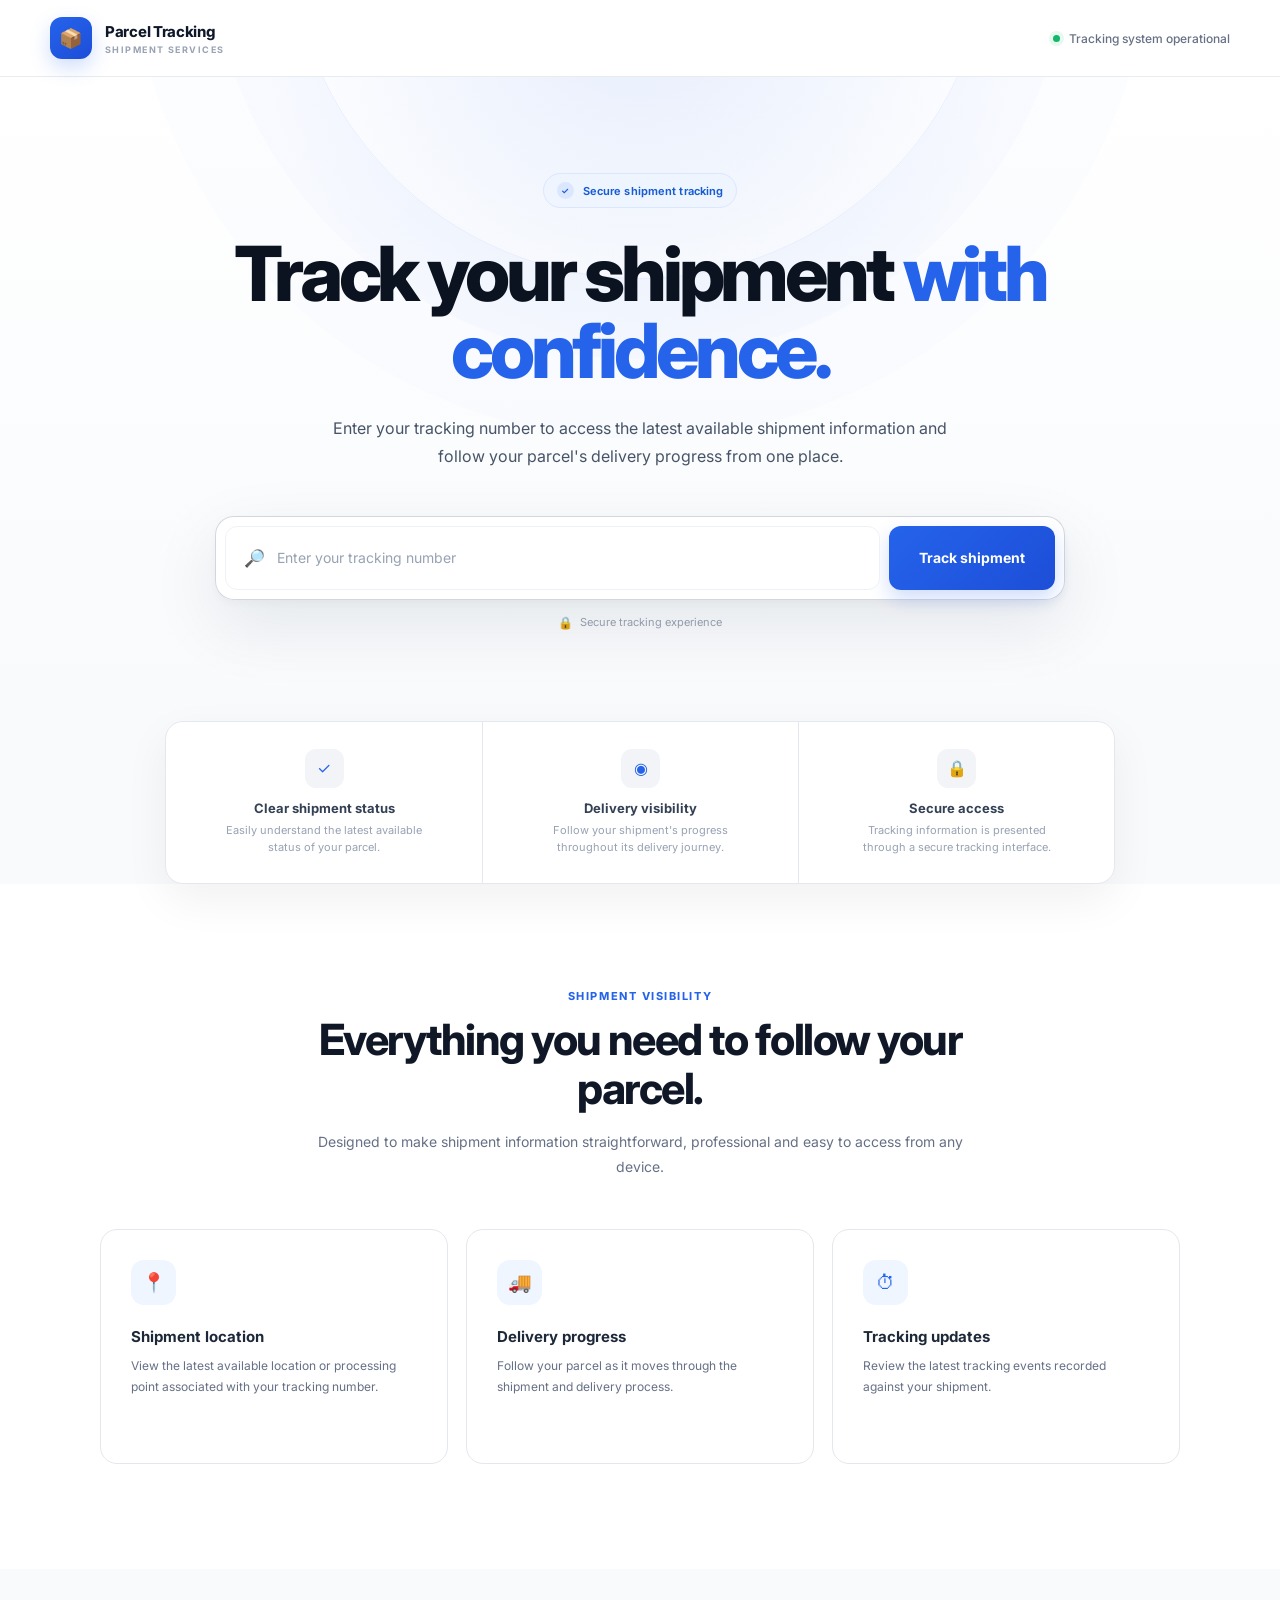
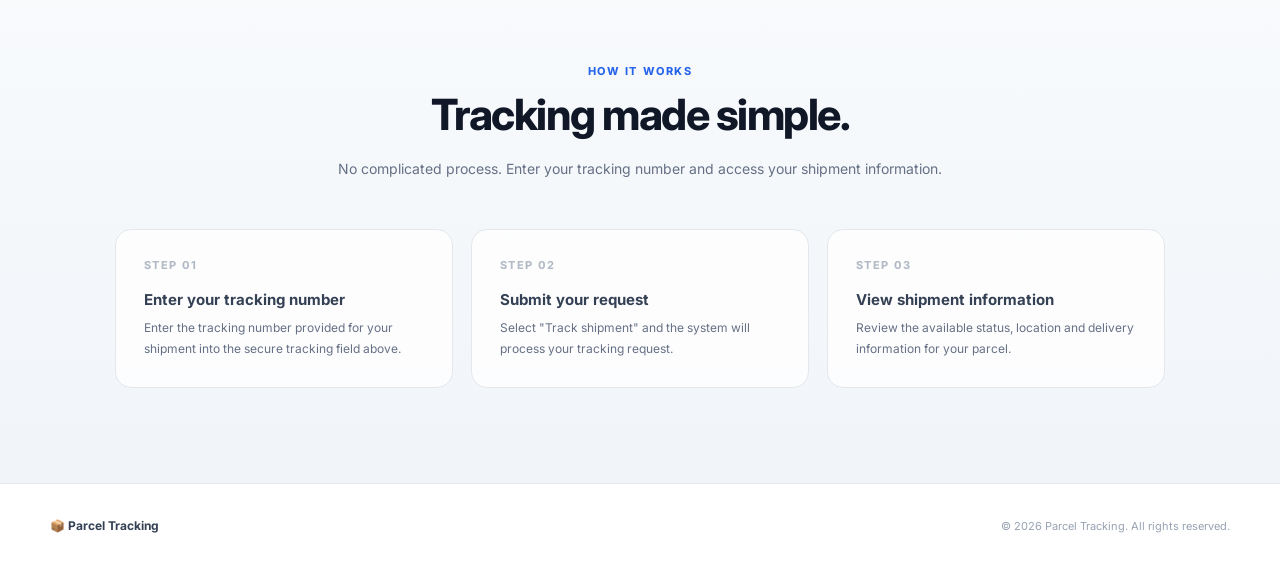
<file: templates/index.html>
<!DOCTYPE html>
<html lang="en">
<head>
    <meta charset="UTF-8">
    <meta name="viewport" content="width=device-width, initial-scale=1.0">

    <title>Parcel Tracking | Track Your Shipment</title>

    <meta
        name="description"
        content="Securely track your shipment and view the latest available delivery information."
    >

    <link rel="preconnect" href="https://fonts.googleapis.com">
    <link rel="preconnect" href="https://fonts.gstatic.com" crossorigin>

    <link
        href="https://fonts.googleapis.com/css2?family=Inter:wght@400;500;600;700;800&display=swap"
        rel="stylesheet"
    >

    <style>

        /* =========================================================
           DESIGN SYSTEM
        ========================================================= */

        :root {
            --navy: #07111f;
            --navy-2: #0b1728;
            --blue: #2563eb;
            --blue-dark: #1d4ed8;
            --blue-light: #eff6ff;

            --text: #0f172a;
            --text-soft: #475467;
            --muted: #667085;

            --border: #e4e7ec;
            --border-soft: #eef1f5;

            --white: #ffffff;
            --background: #f8fafc;

            --success: #12b76a;
        }

        /* =========================================================
           RESET
        ========================================================= */

        * {
            margin: 0;
            padding: 0;
            box-sizing: border-box;
        }

        html {
            scroll-behavior: smooth;
        }

        body {
            min-height: 100vh;
            background: var(--background);
            color: var(--text);
            font-family: "Inter", -apple-system, BlinkMacSystemFont,
                "Segoe UI", sans-serif;
            -webkit-font-smoothing: antialiased;
        }

        button,
        input {
            font-family: inherit;
        }

        a {
            color: inherit;
            text-decoration: none;
        }

        /* =========================================================
           NAVIGATION
        ========================================================= */

        .navbar {
            position: relative;
            z-index: 10;
            background: rgba(255, 255, 255, 0.92);
            border-bottom: 1px solid rgba(228, 231, 236, 0.8);
            backdrop-filter: blur(18px);
            -webkit-backdrop-filter: blur(18px);
        }

        .navbar-container {
            width: min(1180px, calc(100% - 40px));
            height: 76px;
            margin: auto;

            display: flex;
            align-items: center;
            justify-content: space-between;
        }

        .brand {
            display: flex;
            align-items: center;
            gap: 13px;
        }

        .brand-mark {
            width: 42px;
            height: 42px;

            display: flex;
            align-items: center;
            justify-content: center;

            border-radius: 12px;

            background: linear-gradient(
                145deg,
                #2563eb,
                #1d4ed8
            );

            color: white;
            font-size: 19px;

            box-shadow:
                0 8px 20px rgba(37, 99, 235, 0.22);
        }

        .brand-copy {
            display: flex;
            flex-direction: column;
            gap: 3px;
        }

        .brand-name {
            color: var(--text);
            font-size: 15px;
            font-weight: 750;
            letter-spacing: -0.02em;
        }

        .brand-tagline {
            color: #98a2b3;
            font-size: 9px;
            font-weight: 700;
            letter-spacing: 0.16em;
            text-transform: uppercase;
        }

        .system-status {
            display: flex;
            align-items: center;
            gap: 9px;

            color: #667085;
            font-size: 12px;
            font-weight: 500;
        }

        .system-dot {
            width: 7px;
            height: 7px;

            border-radius: 50%;
            background: var(--success);

            box-shadow:
                0 0 0 4px rgba(18, 183, 106, 0.10);
        }

        /* =========================================================
           HERO
        ========================================================= */

        .hero {
            position: relative;
            overflow: hidden;

            padding:
                96px 20px
                92px;

            background:
                radial-gradient(
                    circle at 50% -15%,
                    rgba(37, 99, 235, 0.12),
                    transparent 40%
                ),
                linear-gradient(
                    180deg,
                    #ffffff 0%,
                    #f8fafc 100%
                );
        }

        .hero::before {
            content: "";

            position: absolute;

            width: 700px;
            height: 700px;

            top: -500px;
            left: 50%;

            transform: translateX(-50%);

            border-radius: 50%;

            border: 1px solid rgba(37, 99, 235, 0.08);

            box-shadow:
                0 0 0 80px rgba(37, 99, 235, 0.015),
                0 0 0 160px rgba(37, 99, 235, 0.012);

            pointer-events: none;
        }

        .hero-container {
            position: relative;
            z-index: 1;

            width: min(1050px, 100%);
            margin: auto;

            text-align: center;
        }

        /* =========================================================
           EYEBROW
        ========================================================= */

        .eyebrow {
            display: inline-flex;
            align-items: center;
            gap: 9px;

            padding: 8px 13px;

            border: 1px solid #dbe7ff;
            border-radius: 999px;

            background: rgba(239, 246, 255, 0.8);

            color: #175cd3;

            font-size: 11px;
            font-weight: 650;
            letter-spacing: 0.01em;
        }

        .eyebrow-icon {
            width: 17px;
            height: 17px;

            display: flex;
            align-items: center;
            justify-content: center;

            border-radius: 50%;

            background: #dbe7ff;

            font-size: 9px;
        }

        /* =========================================================
           HERO TITLE
        ========================================================= */

        .hero-title {
            max-width: 850px;

            margin: 27px auto 0;

            color: #0b1220;

            font-size: clamp(
                46px,
                7vw,
                76px
            );

            font-weight: 800;
            line-height: 1.01;

            letter-spacing: -0.055em;
        }

        .hero-title span {
            color: var(--blue);
        }

        .hero-description {
            max-width: 650px;

            margin: 25px auto 0;

            color: var(--text-soft);

            font-size: 16px;
            line-height: 1.75;
        }

        /* =========================================================
           TRACKING AREA
        ========================================================= */

        .tracking-wrapper {
            width: min(850px, 100%);

            margin: 46px auto 0;
        }

        .tracking-card {
            padding: 9px;

            border: 1px solid rgba(208, 213, 221, 0.95);
            border-radius: 19px;

            background: rgba(255, 255, 255, 0.9);

            box-shadow:
                0 24px 70px rgba(16, 24, 40, 0.09),
                0 4px 12px rgba(16, 24, 40, 0.035);

            backdrop-filter: blur(18px);
            -webkit-backdrop-filter: blur(18px);
        }

        .tracking-form {
            display: flex;
            gap: 9px;
        }

        .input-container {
            position: relative;
            flex: 1;
        }

        .input-icon {
            position: absolute;

            left: 19px;
            top: 50%;

            transform: translateY(-50%);

            color: #98a2b3;

            font-size: 17px;

            pointer-events: none;
        }

        .tracking-input {
            width: 100%;
            height: 64px;

            padding:
                0 20px
                0 51px;

            border: 1px solid var(--border-soft);
            border-radius: 12px;

            outline: none;

            background: #ffffff;

            color: var(--text);

            font-size: 14px;
            font-weight: 500;

            transition:
                border-color 180ms ease,
                box-shadow 180ms ease;
        }

        .tracking-input::placeholder {
            color: #98a2b3;
            font-weight: 400;
        }

        .tracking-input:focus {
            border-color: #84adff;

            box-shadow:
                0 0 0 4px rgba(37, 99, 235, 0.09);
        }

        .track-button {
            min-width: 166px;
            height: 64px;

            padding: 0 27px;

            border: none;
            border-radius: 12px;

            background:
                linear-gradient(
                    135deg,
                    #2563eb,
                    #1d4ed8
                );

            color: white;

            font-size: 14px;
            font-weight: 700;

            cursor: pointer;

            box-shadow:
                0 9px 20px rgba(37, 99, 235, 0.22);

            transition:
                transform 180ms ease,
                box-shadow 180ms ease,
                background 180ms ease;
        }

        .track-button:hover {
            transform: translateY(-1px);

            background:
                linear-gradient(
                    135deg,
                    #1d4ed8,
                    #1e40af
                );

            box-shadow:
                0 13px 27px rgba(37, 99, 235, 0.27);
        }

        .track-button:active {
            transform: translateY(0);
        }

        /* =========================================================
           SECURITY NOTE
        ========================================================= */

        .security-note {
            margin-top: 15px;

            display: flex;
            align-items: center;
            justify-content: center;
            gap: 7px;

            color: #98a2b3;

            font-size: 11px;
        }

        .security-icon {
            font-size: 12px;
        }

        /* =========================================================
           TRUST BAR
        ========================================================= */

        .trust-bar {
            width: min(950px, calc(100% - 40px));

            margin: -1px auto 0;

            position: relative;
            z-index: 2;

            display: grid;
            grid-template-columns: repeat(3, 1fr);

            border:
                1px solid var(--border);

            border-radius: 18px;

            background: #ffffff;

            box-shadow:
                0 16px 45px rgba(16, 24, 40, 0.06);

            overflow: hidden;
        }

        .trust-item {
            padding: 27px 25px;

            text-align: center;
        }

        .trust-item + .trust-item {
            border-left: 1px solid var(--border);
        }

        .trust-icon {
            width: 39px;
            height: 39px;

            margin: 0 auto 12px;

            display: flex;
            align-items: center;
            justify-content: center;

            border-radius: 11px;

            background: #f2f4f7;

            color: var(--blue);

            font-size: 16px;
        }

        .trust-title {
            color: #344054;

            font-size: 13px;
            font-weight: 700;
        }

        .trust-description {
            max-width: 210px;

            margin: 6px auto 0;

            color: #98a2b3;

            font-size: 11px;
            line-height: 1.55;
        }

        /* =========================================================
           FEATURES
        ========================================================= */

        .features {
            padding: 105px 20px;

            background: #ffffff;
        }

        .features-container {
            width: min(1080px, 100%);
            margin: auto;
        }

        .section-heading {
            max-width: 680px;
            margin: auto;
            text-align: center;
        }

        .section-label {
            margin-bottom: 12px;

            color: var(--blue);

            font-size: 11px;
            font-weight: 750;

            letter-spacing: 0.14em;
            text-transform: uppercase;
        }

        .section-title {
            color: #101828;

            font-size: clamp(30px, 4vw, 43px);

            font-weight: 750;
            line-height: 1.15;

            letter-spacing: -0.035em;
        }

        .section-description {
            margin-top: 17px;

            color: var(--muted);

            font-size: 14px;
            line-height: 1.75;
        }

        .feature-grid {
            display: grid;

            grid-template-columns:
                repeat(3, 1fr);

            gap: 18px;

            margin-top: 50px;
        }

        .feature-card {
            min-height: 235px;

            padding: 30px;

            border: 1px solid var(--border);

            border-radius: 17px;

            background: #ffffff;

            transition:
                transform 200ms ease,
                box-shadow 200ms ease,
                border-color 200ms ease;
        }

        .feature-card:hover {
            transform: translateY(-4px);

            border-color: #d0d5dd;

            box-shadow:
                0 18px 42px rgba(16, 24, 40, 0.07);
        }

        .feature-icon {
            width: 45px;
            height: 45px;

            display: flex;
            align-items: center;
            justify-content: center;

            margin-bottom: 22px;

            border-radius: 13px;

            background: var(--blue-light);

            color: var(--blue);

            font-size: 19px;
        }

        .feature-card h3 {
            margin-bottom: 10px;

            color: #1d2939;

            font-size: 15px;
            font-weight: 700;
        }

        .feature-card p {
            color: #667085;

            font-size: 12px;
            line-height: 1.7;
        }

        /* =========================================================
           PROCESS
        ========================================================= */

        .process {
            padding: 95px 20px;

            background:
                linear-gradient(
                    180deg,
                    #f8fafc,
                    #f1f5f9
                );
        }

        .process-container {
            width: min(1050px, 100%);
            margin: auto;
        }

        .process-grid {
            display: grid;

            grid-template-columns:
                repeat(3, 1fr);

            gap: 18px;

            margin-top: 48px;
        }

        .process-step {
            position: relative;

            padding: 28px;

            border: 1px solid var(--border);

            border-radius: 16px;

            background: rgba(255, 255, 255, 0.82);
        }

        .step-number {
            margin-bottom: 18px;

            color: #b2bac5;

            font-size: 11px;
            font-weight: 750;

            letter-spacing: 0.12em;
        }

        .process-step h3 {
            margin-bottom: 9px;

            color: #344054;

            font-size: 15px;
            font-weight: 700;
        }

        .process-step p {
            color: #667085;

            font-size: 12px;
            line-height: 1.7;
        }

        /* =========================================================
           FOOTER
        ========================================================= */

        footer {
            padding: 34px 20px;

            border-top: 1px solid var(--border);

            background: #ffffff;
        }

        .footer-container {
            width: min(1180px, 100%);
            margin: auto;

            display: flex;
            align-items: center;
            justify-content: space-between;

            gap: 20px;
        }

        .footer-brand {
            color: #344054;

            font-size: 12px;
            font-weight: 700;
        }

        .footer-copy {
            color: #98a2b3;

            font-size: 11px;
        }

        /* =========================================================
           MOBILE
        ========================================================= */

        @media (max-width: 800px) {

            .system-status {
                display: none;
            }

            .hero {
                padding-top: 70px;
                padding-bottom: 70px;
            }

            .hero-title {
                font-size: 47px;
            }

            .hero-description {
                font-size: 14px;
            }

            .tracking-form {
                flex-direction: column;
            }

            .track-button {
                width: 100%;
            }

            .trust-bar {
                grid-template-columns: 1fr;
            }

            .trust-item + .trust-item {
                border-left: none;
                border-top: 1px solid var(--border);
            }

            .feature-grid,
            .process-grid {
                grid-template-columns: 1fr;
            }

            .features,
            .process {
                padding-top: 75px;
                padding-bottom: 75px;
            }
        }

        @media (max-width: 480px) {

            .navbar-container {
                width: min(100% - 28px, 1180px);
            }

            .brand-tagline {
                display: none;
            }

            .hero {
                padding:
                    58px 15px
                    65px;
            }

            .hero-title {
                font-size: 40px;
                letter-spacing: -0.045em;
            }

            .hero-description {
                font-size: 13px;
            }

            .tracking-wrapper {
                margin-top: 34px;
            }

            .tracking-card {
                padding: 7px;
                border-radius: 16px;
            }

            .tracking-input,
            .track-button {
                height: 58px;
            }

            .trust-bar {
                width: calc(100% - 28px);
                border-radius: 15px;
            }

            .feature-card,
            .process-step {
                padding: 25px;
            }

            .footer-container {
                flex-direction: column;
                text-align: center;
            }
        }

    </style>
</head>

<body>

    <!-- =========================================================
         NAVIGATION
    ========================================================= -->

    <nav class="navbar">

        <div class="navbar-container">

            <a href="/" class="brand">

                <div class="brand-mark">
                    📦
                </div>

                <div class="brand-copy">

                    <div class="brand-name">
                        Parcel Tracking
                    </div>

                    <div class="brand-tagline">
                        Shipment Services
                    </div>

                </div>

            </a>

            <div class="system-status">

                <span class="system-dot"></span>

                Tracking system operational

            </div>

        </div>

    </nav>


    <!-- =========================================================
         HERO
    ========================================================= -->

    <main>

        <section class="hero">

            <div class="hero-container">

                <div class="eyebrow">

                    <span class="eyebrow-icon">
                        ✓
                    </span>

                    Secure shipment tracking

                </div>


                <h1 class="hero-title">

                    Track your shipment
                    <span>with confidence.</span>

                </h1>


                <p class="hero-description">

                    Enter your tracking number to access the latest
                    available shipment information and follow your
                    parcel's delivery progress from one place.

                </p>


                <!-- TRACKING -->

                <div class="tracking-wrapper">

                    <div class="tracking-card">

                        <form
                            action="/track"
                            method="POST"
                            class="tracking-form"
                        >

                            <div class="input-container">

                                <span class="input-icon">
                                    🔎
                                </span>

                                <input
                                    type="text"
                                    name="trackingNumber"
                                    id="trackingNumber"
                                    class="tracking-input"
                                    placeholder="Enter your tracking number"
                                    autocomplete="off"
                                    spellcheck="false"
                                    required
                                    aria-label="Tracking number"
                                >

                            </div>

                            <button
                                type="submit"
                                class="track-button"
                            >
                                Track shipment
                            </button>

                        </form>

                    </div>


                    <div class="security-note">

                        <span class="security-icon">
                            🔒
                        </span>

                        Secure tracking experience

                    </div>

                </div>

            </div>

        </section>


        <!-- =====================================================
             TRUST BAR
        ====================================================== -->

        <section class="trust-bar">

            <div class="trust-item">

                <div class="trust-icon">
                    ✓
                </div>

                <div class="trust-title">
                    Clear shipment status
                </div>

                <div class="trust-description">
                    Easily understand the latest available
                    status of your parcel.
                </div>

            </div>


            <div class="trust-item">

                <div class="trust-icon">
                    ◉
                </div>

                <div class="trust-title">
                    Delivery visibility
                </div>

                <div class="trust-description">
                    Follow your shipment's progress throughout
                    its delivery journey.
                </div>

            </div>


            <div class="trust-item">

                <div class="trust-icon">
                    🔒
                </div>

                <div class="trust-title">
                    Secure access
                </div>

                <div class="trust-description">
                    Tracking information is presented through
                    a secure tracking interface.
                </div>

            </div>

        </section>


        <!-- =====================================================
             FEATURES
        ====================================================== -->

        <section class="features">

            <div class="features-container">

                <div class="section-heading">

                    <div class="section-label">
                        Shipment visibility
                    </div>

                    <h2 class="section-title">
                        Everything you need to follow your parcel.
                    </h2>

                    <p class="section-description">
                        Designed to make shipment information
                        straightforward, professional and easy to
                        access from any device.
                    </p>

                </div>


                <div class="feature-grid">

                    <article class="feature-card">

                        <div class="feature-icon">
                            📍
                        </div>

                        <h3>
                            Shipment location
                        </h3>

                        <p>
                            View the latest available location or
                            processing point associated with your
                            tracking number.
                        </p>

                    </article>


                    <article class="feature-card">

                        <div class="feature-icon">
                            🚚
                        </div>

                        <h3>
                            Delivery progress
                        </h3>

                        <p>
                            Follow your parcel as it moves through
                            the shipment and delivery process.
                        </p>

                    </article>


                    <article class="feature-card">

                        <div class="feature-icon">
                            ⏱
                        </div>

                        <h3>
                            Tracking updates
                        </h3>

                        <p>
                            Review the latest tracking events
                            recorded against your shipment.
                        </p>

                    </article>

                </div>

            </div>

        </section>


        <!-- =====================================================
             HOW IT WORKS
        ====================================================== -->

        <section class="process">

            <div class="process-container">

                <div class="section-heading">

                    <div class="section-label">
                        How it works
                    </div>

                    <h2 class="section-title">
                        Tracking made simple.
                    </h2>

                    <p class="section-description">
                        No complicated process. Enter your tracking
                        number and access your shipment information.
                    </p>

                </div>


                <div class="process-grid">

                    <div class="process-step">

                        <div class="step-number">
                            STEP 01
                        </div>

                        <h3>
                            Enter your tracking number
                        </h3>

                        <p>
                            Enter the tracking number provided for
                            your shipment into the secure tracking
                            field above.
                        </p>

                    </div>


                    <div class="process-step">

                        <div class="step-number">
                            STEP 02
                        </div>

                        <h3>
                            Submit your request
                        </h3>

                        <p>
                            Select "Track shipment" and the system
                            will process your tracking request.
                        </p>

                    </div>


                    <div class="process-step">

                        <div class="step-number">
                            STEP 03
                        </div>

                        <h3>
                            View shipment information
                        </h3>

                        <p>
                            Review the available status, location
                            and delivery information for your parcel.
                        </p>

                    </div>

                </div>

            </div>

        </section>

    </main>


    <!-- =========================================================
         FOOTER
    ========================================================= -->

    <footer>

        <div class="footer-container">

            <div class="footer-brand">
                📦 Parcel Tracking
            </div>

            <div class="footer-copy">
                © 2026 Parcel Tracking. All rights reserved.
            </div>

        </div>

    </footer>
<!-- =========================================================
         AUTOMATIC WORLDWIDE LANGUAGE TRANSLATION
         Detects the visitor's browser/phone language automatically.
    ========================================================== -->

    <div
        id="google_translate_element"
        style="display:none;"
        aria-hidden="true"
    ></div>

    <script>
        /*
         * Keep the original English page as the fallback.
         * Google Translate automatically handles the translation
         * for visitors whose browser language is different.
         */
        function googleTranslateElementInit() {
            new google.translate.TranslateElement(
                {
                    pageLanguage: "en",
                    autoDisplay: false,
                    includedLanguages:
                        "af,am,ar,az,be,bg,bn,bs,ca,ceb,co,cs,cy,da,de,el,en,eo,es,et,eu,fa,fi,fr,fy,ga,gd,gl,gu,ha,haw,he,hi,hmn,hr,ht,hu,hy,id,ig,is,it,ja,jv,ka,kk,km,kn,ko,ku,ky,la,lb,lo,lt,lv,mg,mi,mk,ml,mn,mr,ms,mt,my,ne,nl,no,ny,or,pa,pl,ps,pt,ro,ru,rw,sd,si,sk,sl,sm,sn,so,sq,sr,st,su,sv,sw,ta,te,tg,th,tk,tl,tr,tt,ug,uk,ur,uz,vi,xh,yi,yo,zh-CN,zh-TW,zu"
                },
                "google_translate_element"
            );

            setTimeout(autoSelectVisitorLanguage, 700);
        }

        function autoSelectVisitorLanguage() {

            /*
             * Get the visitor's preferred language from
             * their phone/browser.
             *
             * Examples:
             * en-US -> en
             * uk-UA -> uk
             * fr-FR -> fr
             * de-DE -> de
             * es-ES -> es
             */
            const browserLanguage =
                navigator.language ||
                navigator.userLanguage ||
                "en";

            let language =
                browserLanguage.toLowerCase().split("-")[0];

            /*
             * Google Translate uses these language codes.
             */
            const languageMap = {
                "zh": "zh-CN",
                "iw": "he",
                "in": "id",
                "jw": "jv"
            };

            language =
                languageMap[language] || language;

            /*
             * English is already the original language.
             * Do nothing so the page remains untouched.
             */
            if (language === "en") {
                document.documentElement.lang = "en";
                return;
            }

            /*
             * Give Google Translate a moment to create its
             * language selector.
             */
            const selectLanguage = setInterval(function () {

                const select =
                    document.querySelector(
                        ".goog-te-combo"
                    );

                if (!select) {
                    return;
                }

                clearInterval(selectLanguage);

                /*
                 * Check whether the detected language is
                 * actually available.
                 */
                const optionExists =
                    Array.from(select.options).some(
                        option =>
                            option.value === language
                    );

                if (!optionExists) {
                    return;
                }

                /*
                 * Automatically select the visitor's language.
                 */
                select.value = language;

                select.dispatchEvent(
                    new Event("change")
                );

                document.documentElement.lang =
                    language;

            }, 250);

            /*
             * Stop looking after 10 seconds.
             * This prevents an unnecessary interval from
             * continuing forever if Google Translate fails
             * to load.
             */
            setTimeout(function () {
                clearInterval(selectLanguage);
            }, 10000);
        }
    </script>

    <script
        src="https://translate.google.com/translate_a/element.js?cb=googleTranslateElementInit"
        async>
    </script>
</body>
</html>
</file>
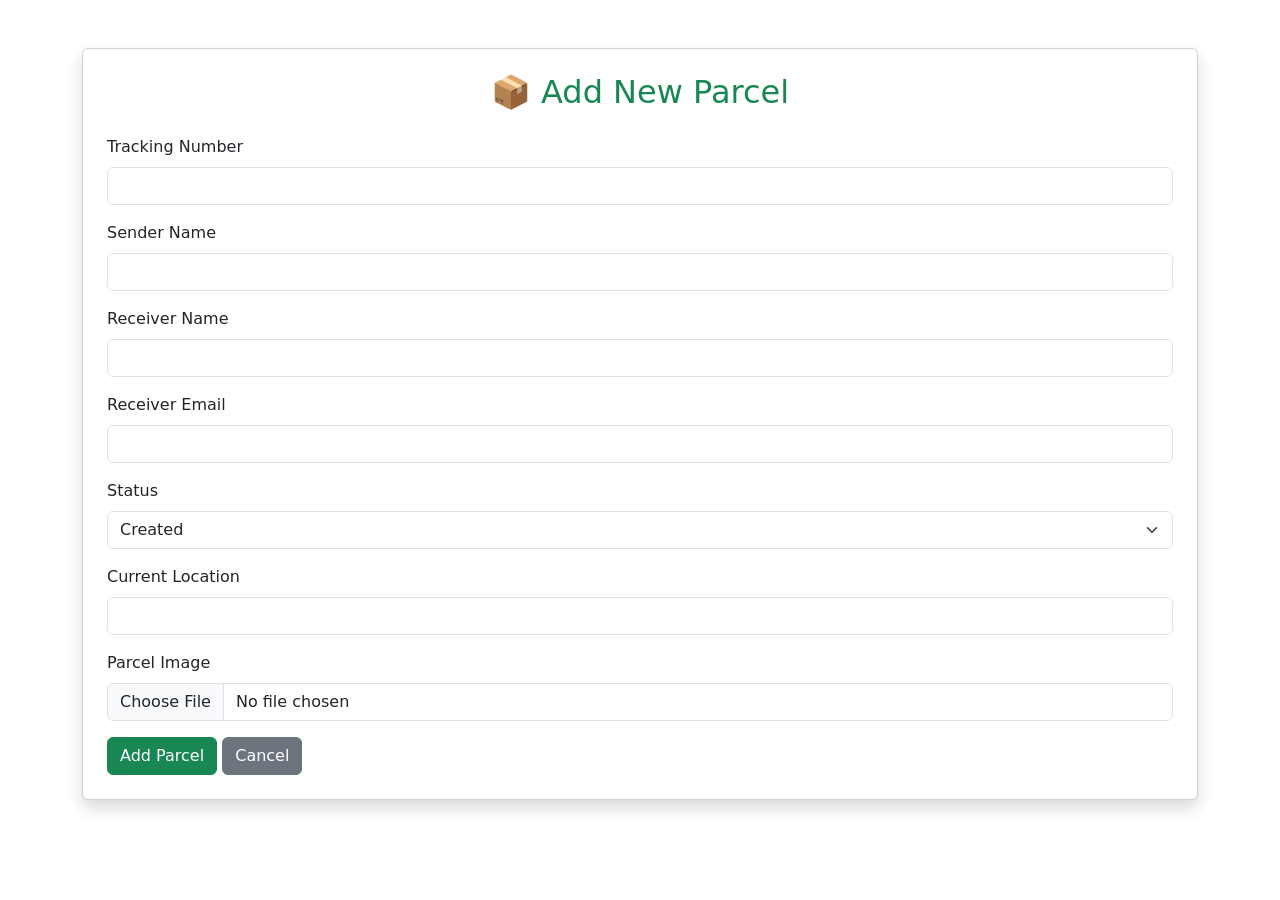
<file: templates/admin_add.html>
<!DOCTYPE html>
<html lang="en">
<head>
    <meta charset="UTF-8">
    <meta name="viewport" content="width=device-width, initial-scale=1.0">
    <title>Add New Parcel</title>
    <link rel="stylesheet" href="https://cdn.jsdelivr.net/npm/bootstrap@5.3.3/dist/css/bootstrap.min.css">
</head>
<body>

<div class="container mt-5">
    <div class="card shadow p-4">

        <h2 class="text-center text-success mb-4">
            📦 Add New Parcel
        </h2>

        <form method="POST" enctype="multipart/form-data">

    <div class="mb-3">
        <label class="form-label">Tracking Number</label>
        <input type="text" class="form-control" name="tracking_number" required>
    </div>

    <div class="mb-3">
        <label class="form-label">Sender Name</label>
        <input type="text" class="form-control" name="sender_name" required>
    </div>

    <!-- Add this here -->
    <div class="mb-3">
        <label class="form-label">Receiver Name</label>
        <input type="text" class="form-control" name="receiver_name" required>
    </div>

    <div class="mb-3">
        <label class="form-label">Receiver Email</label>
        <input type="email" class="form-control" name="receiver_email" required>
    </div>

    <div class="mb-3">
        <label class="form-label">Status</label>
        <select class="form-select" name="status">
            <option value="Created">Created</option>
            <option value="In Transit">In Transit</option>
            <option value="Out for Delivery">Out for Delivery</option>
            <option value="Delivered">Delivered</option>
            <option value="Pendinh">Pending</option>
            <option value="On Hold">On Hold</option>
        </select>
    </div>

    <div class="mb-3">
        <label class="form-label">Current Location</label>
        <input type="text" class="form-control" name="location" required>
    </div>

    <div class="mb-3">
        <label class="form-label">Parcel Image</label>
        <input type="file" class="form-control" name="parcel_image" accept="image/*">
    </div>
            <button type="submit" class="btn btn-success">
                Add Parcel
            </button>

            <a href="/admin" class="btn btn-secondary">
                Cancel
            </a>

        </form>

    </div>
</div>

</body>
</html>
</file>
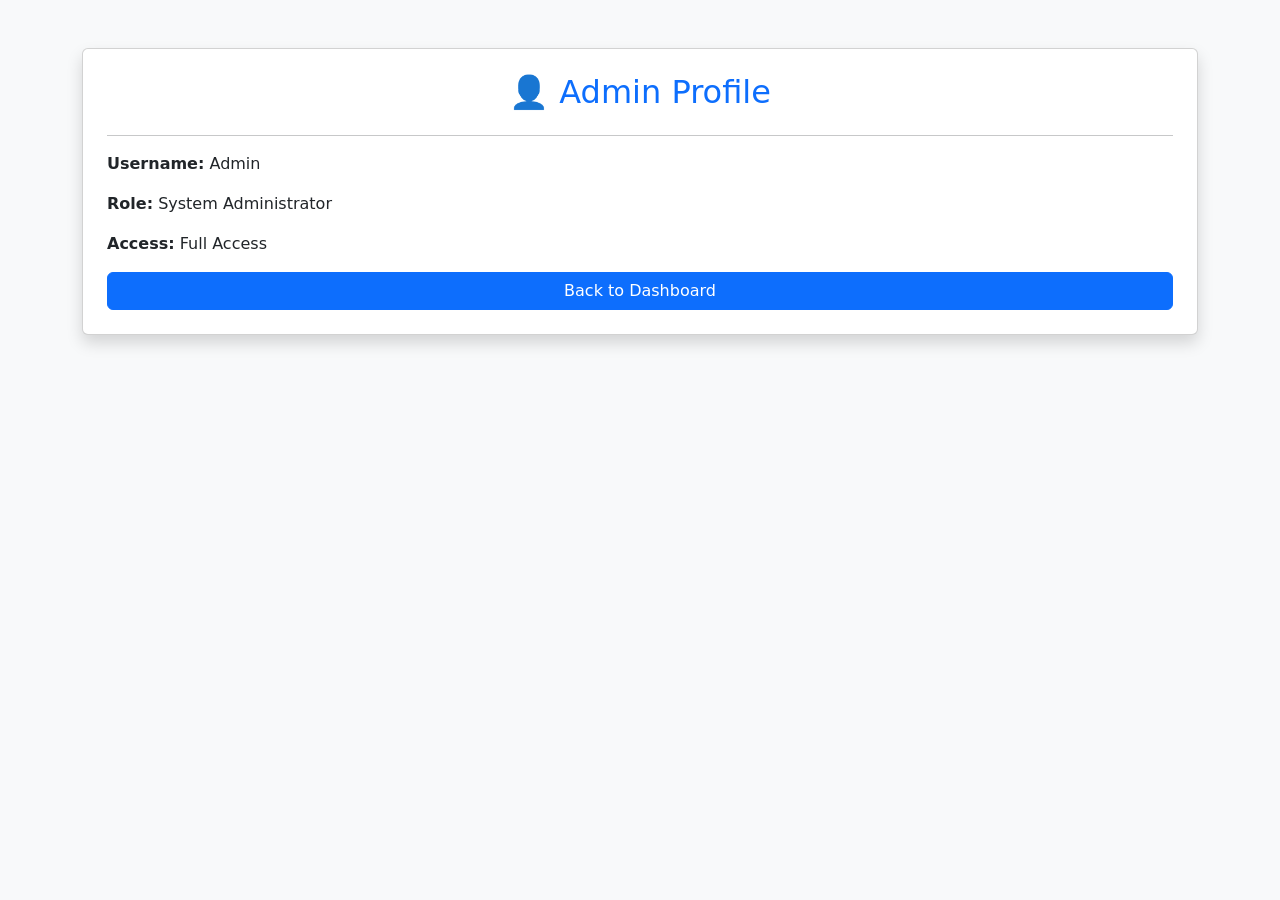
<file: templates/admin_profile.html>
<!DOCTYPE html>
<html lang="en">
<head>
    <meta charset="UTF-8">
    <meta name="viewport" content="width=device-width, initial-scale=1.0">
    <title>Admin Profile</title>

    <link rel="stylesheet" href="https://cdn.jsdelivr.net/npm/bootstrap@5.3.3/dist/css/bootstrap.min.css">
</head>
<body class="bg-light">

<div class="container mt-5">

    <div class="card shadow p-4">

        <h2 class="text-primary text-center">
            👤 Admin Profile
        </h2>

        <hr>

        <p><strong>Username:</strong> Admin</p>

        <p><strong>Role:</strong> System Administrator</p>

        <p><strong>Access:</strong> Full Access</p>

        <a href="/admin" class="btn btn-primary">
            Back to Dashboard
        </a>

    </div>

</div>

</body>
</html>
</file>
